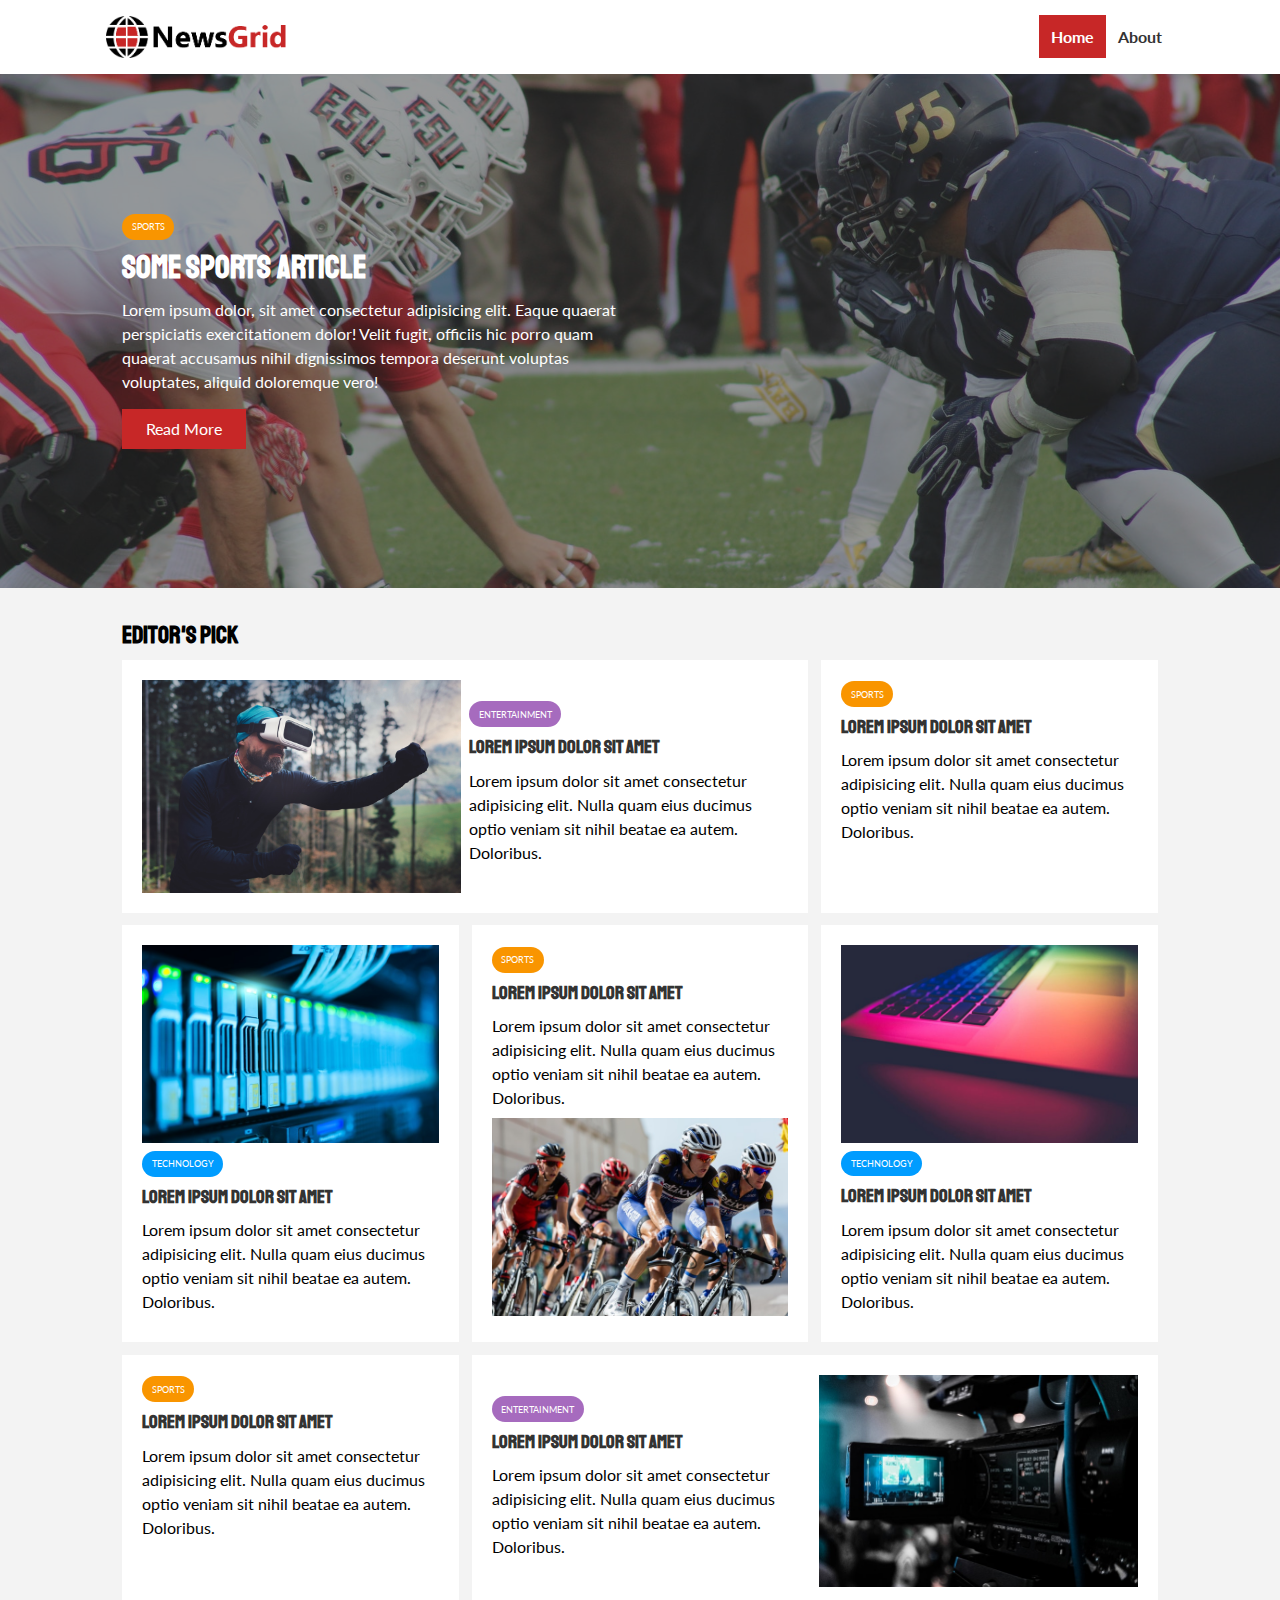
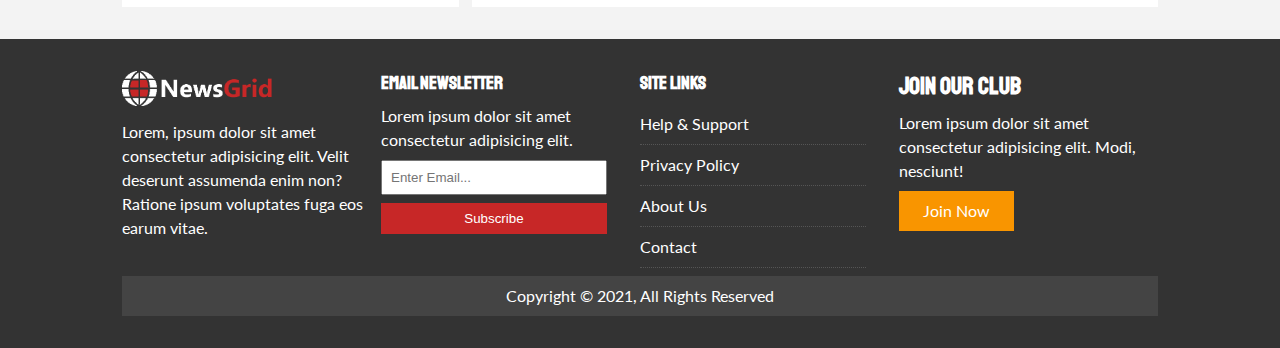
<file: index.html>
<!DOCTYPE html>
<html lang="en">
  <head>
    <meta charset="UTF-8" />
    <meta http-equiv="X-UA-Compatible" content="IE=edge" />
    <meta name="viewport" content="width=device-width, initial-scale=1.0" />
    <link
      rel="stylesheet"
      href="https://use.fontawesome.com/releases/v5.6.3/css/all.css"
      integrity="sha384-UHRtZLI+pbxtHCWp1t77Bi1L4ZtiqrqD80Kn4Z8NTSRyMA2Fd33n5dQ8lWUE00s/"
      crossorigin="anonymous"
    />
    <link href="https://fonts.googleapis.com/css?family=Lato|Staatliches" rel="stylesheet">
    <link rel="shortcut icon" type="image/x-icon" href="/favicon.ico" />
    <link rel="stylesheet" href="./css/style.css" />
    <link
      rel="stylesheet"
      href="./css/mobile.css"
      media="screen and (max-width:768px)"
    />
    <title>NewsGrid | Hear the world</title>
  </head>
  <body>
    <!-- Nav bar -->
    <nav id="main-nav">
      <div class="container">
        <img src="./img/logo.png" class="logo" alt="newsgrid" />
        <div class="social">
          <a href="http://facebook.com" target="_blank"
            ><i class="fab fa-facebook fa-2x"></i
          ></a>
          <a href="http://twitter.com" target="_blank"
            ><i class="fab fa-twitter fa-2x"></i
          ></a>
          <a href="http://instagram.com" target="_blank"
            ><i class="fab fa-instagram fa-2x"></i
          ></a>
          <a href="http://youtube.com" target="_blank"
            ><i class="fab fa-youtube fa-2x"></i
          ></a>
        </div>
        <ul>
          <li><a class="current" href="index.html">Home</a></li>
          <li><a href="about.html">About</a></li>
        </ul>
      </div>
    </nav>
    <!-- showcase -->
    <div id="showcase">
      <div class="container">
        <div class="showcase-container">
          <div class="showcase-items">
            <div class="category category-sports">Sports</div>
            <h1>Some sports Article</h1>
            <p>Lorem ipsum dolor, sit amet consectetur adipisicing elit. Eaque quaerat perspiciatis exercitationem dolor! Velit fugit, officiis hic porro quam quaerat accusamus nihil dignissimos tempora deserunt voluptas voluptates, aliquid doloremque vero!
            </p>
            <a href="article.html" class="btn btn-primary">Read More</a>
          </div>
        </div>
      </div>
      </div>
    </div>

    <!-- Article -->
    <section id="article">
      <div class="container">
        <h2>Editor's Pick</h2>
        <div class="article-container">
          <article class="card">
            <img src="img/articles/ent1.jpg" alt="">
            <div>
              <div class="category category-ent">Entertainment</div>
              <h3>
                <a href="article.html">Lorem ipsum dolor sit amet</a>
              </h3>
              <p>Lorem ipsum dolor sit amet consectetur adipisicing elit. Nulla quam eius ducimus optio veniam sit nihil beatae ea autem. Doloribus.</p>
            </div>
          </article>
          <article class="card">
            <div class="category category-sports">Sports</div>
            <h3>
              <a href="article.html">Lorem ipsum dolor sit amet</a>
            </h3>
            <p>Lorem ipsum dolor sit amet consectetur adipisicing elit. Nulla quam eius ducimus optio veniam sit nihil beatae ea autem. Doloribus.</p>
          </article>
          <article class="card">
            <img src="img/articles/tech1.jpg" alt="">
            <div class="category category-tech">Technology</div>
            <h3>
              <a href="article.html">Lorem ipsum dolor sit amet</a>
            </h3>
            <p>Lorem ipsum dolor sit amet consectetur adipisicing elit. Nulla quam eius ducimus optio veniam sit nihil beatae ea autem. Doloribus.</p>
          </article>
          <article class="card">
            <div class="category category-sports">Sports</div>
            <h3>
              <a href="article.html">Lorem ipsum dolor sit amet</a>
            </h3>
            <p>Lorem ipsum dolor sit amet consectetur adipisicing elit. Nulla quam eius ducimus optio veniam sit nihil beatae ea autem. Doloribus.</p>
            <img src="img/articles/sports1.jpg" alt="">
          </article>
          <article class="card">
            <img src="img/articles/tech2.jpg" alt="">
            <div class="category category-tech">Technology</div>
            <h3>
              <a href="article.html">Lorem ipsum dolor sit amet</a>
            </h3>
            <p>Lorem ipsum dolor sit amet consectetur adipisicing elit. Nulla quam eius ducimus optio veniam sit nihil beatae ea autem. Doloribus.</p>
          </article>
          <article class="card">
            <div class="category category-sports">Sports</div>
            <h3>
              <a href="article.html">Lorem ipsum dolor sit amet</a>
            </h3>
            <p>Lorem ipsum dolor sit amet consectetur adipisicing elit. Nulla quam eius ducimus optio veniam sit nihil beatae ea autem. Doloribus.</p>
          </article>
          <article class="card">
            <div>
              <div class="category category-ent">Entertainment</div>
              <h3>
                <a href="article.html">Lorem ipsum dolor sit amet</a>
              </h3>
              <p>Lorem ipsum dolor sit amet consectetur adipisicing elit. Nulla quam eius ducimus optio veniam sit nihil beatae ea autem. Doloribus.</p>
            </div>
            <img src="img/articles/ent2.jpg" alt="">
          </article>
        </div>
      </div>
    </section>

    <!-- Footer -->
    <footer id="main-footer">
      <div class="container footer-container">
        <div>
          <img src="img/logo_light.png" alt="NewsGrid">
          <p>Lorem, ipsum dolor sit amet consectetur adipisicing elit. Velit deserunt assumenda enim non? Ratione ipsum voluptates fuga eos earum vitae.</p>
        </div>
        <div>
          <h3>Email Newsletter</h3>
          <p>Lorem ipsum dolor sit amet consectetur adipisicing elit.</p>
        <form name="contact" method="POST" data-netlify="true">
            <input type="email"  name="email" placeholder="Enter Email...">
            <input type="submit" value="Subscribe" class="btn btn-primary">
          </form>
        </div>
        <div>
          <h3>Site Links</h3>
          <ul class="list">
            <li><a href="#">Help & Support</a></li>
            <li><a href="#">Privacy Policy</a></li>
            <li><a href="#">About Us</a></li>
            <li><a href="#">Contact</a></li>
          </ul>
        </div>
        <div>
          <h2>Join Our Club</h2>
          <p>Lorem ipsum dolor sit amet consectetur adipisicing elit. Modi, nesciunt!</p>
          <a href="#" class="btn btn-secondary">Join Now</a>
        </div>
        <div>
          <p>
            Copyright &copy; 2021, All Rights Reserved
          </p>
        </div>
      </div>
    </footer>

  </body>
</html>
</file>
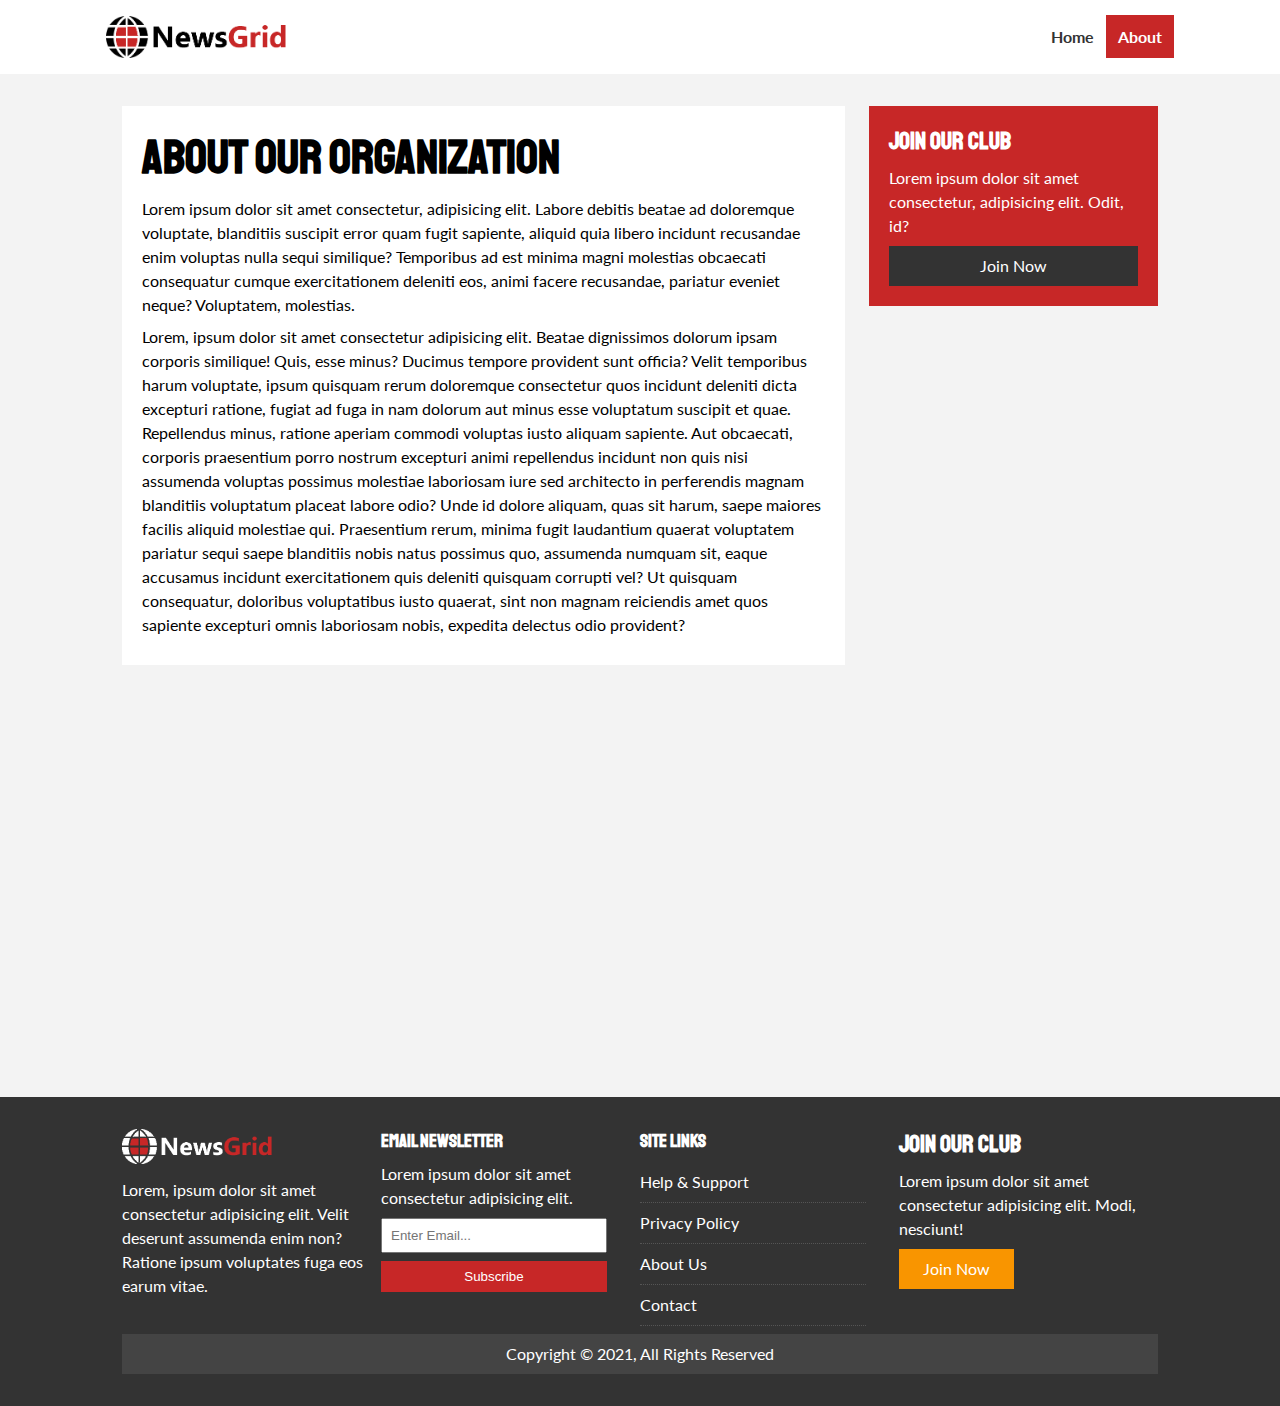
<file: about.html>
<!DOCTYPE html>
<html lang="en">
  <head>
    <meta charset="UTF-8" />
    <meta http-equiv="X-UA-Compatible" content="IE=edge" />
    <meta name="viewport" content="width=device-width, initial-scale=1.0" />
    <link
      rel="stylesheet"
      href="https://use.fontawesome.com/releases/v5.6.3/css/all.css"
      integrity="sha384-UHRtZLI+pbxtHCWp1t77Bi1L4ZtiqrqD80Kn4Z8NTSRyMA2Fd33n5dQ8lWUE00s/"
      crossorigin="anonymous"
    />
    <link
      href="https://fonts.googleapis.com/css?family=Lato|Staatliches"
      rel="stylesheet"
    />
    <link rel="shortcut icon" type="image/x-icon" href="/favicon.ico" />
    <link rel="stylesheet" href="./css/style.css" />
    <link
      rel="stylesheet"
      href="./css/mobile.css"
      media="screen and (max-width:768px)"
    />
    <title>NewsGrid | About Us</title>
  </head>
  <body>
    <!-- Nav bar -->
    <nav id="main-nav">
      <div class="container">
        <img src="./img/logo.png" class="logo" alt="newsgrid" />
        <div class="social">
          <a href="http://facebook.com" target="_blank"
            ><i class="fab fa-facebook fa-2x"></i
          ></a>
          <a href="http://twitter.com" target="_blank"
            ><i class="fab fa-twitter fa-2x"></i
          ></a>
          <a href="http://instagram.com" target="_blank"
            ><i class="fab fa-instagram fa-2x"></i
          ></a>
          <a href="http://youtube.com" target="_blank"
            ><i class="fab fa-youtube fa-2x"></i
          ></a>
        </div>
        <ul>
          <li><a href="index.html">Home</a></li>
          <li><a class="current" href="about.html">About</a></li>
        </ul>
      </div>
    </nav>

    <!-- About -->
    <section id="about">
      <div class="container">
        <div class="about-container">
          <article class="card">
            <h1 class="l-heading">About Our Organization</h1>
            <p>
              Lorem ipsum dolor sit amet consectetur, adipisicing elit. Labore
              debitis beatae ad doloremque voluptate, blanditiis suscipit error
              quam fugit sapiente, aliquid quia libero incidunt recusandae enim
              voluptas nulla sequi similique? Temporibus ad est minima magni
              molestias obcaecati consequatur cumque exercitationem deleniti
              eos, animi facere recusandae, pariatur eveniet neque? Voluptatem,
              molestias.
            </p>
            <p>
              Lorem, ipsum dolor sit amet consectetur adipisicing elit. Beatae
              dignissimos dolorum ipsam corporis similique! Quis, esse minus?
              Ducimus tempore provident sunt officia? Velit temporibus harum
              voluptate, ipsum quisquam rerum doloremque consectetur quos
              incidunt deleniti dicta excepturi ratione, fugiat ad fuga in nam
              dolorum aut minus esse voluptatum suscipit et quae. Repellendus
              minus, ratione aperiam commodi voluptas iusto aliquam sapiente.
              Aut obcaecati, corporis praesentium porro nostrum excepturi animi
              repellendus incidunt non quis nisi assumenda voluptas possimus
              molestiae laboriosam iure sed architecto in perferendis magnam
              blanditiis voluptatum placeat labore odio? Unde id dolore aliquam,
              quas sit harum, saepe maiores facilis aliquid molestiae qui.
              Praesentium rerum, minima fugit laudantium quaerat voluptatem
              pariatur sequi saepe blanditiis nobis natus possimus quo,
              assumenda numquam sit, eaque accusamus incidunt exercitationem
              quis deleniti quisquam corrupti vel? Ut quisquam consequatur,
              doloribus voluptatibus iusto quaerat, sint non magnam reiciendis
              amet quos sapiente excepturi omnis laboriosam nobis, expedita
              delectus odio provident?
            </p>
          </article>
          <aside class="card">
            <h2>Join Our Club</h2>
            <p>
              Lorem ipsum dolor sit amet consectetur, adipisicing elit. Odit,
              id?
            </p>
            <a href="#" class="btn btn-dark btn-block">Join Now</a>
          </aside>
        </div>
      </div>
    </section>

    <!-- Footer -->
    <footer id="main-footer">
      <div class="container footer-container">
        <div>
          <img src="img/logo_light.png" alt="NewsGrid" />
          <p>
            Lorem, ipsum dolor sit amet consectetur adipisicing elit. Velit
            deserunt assumenda enim non? Ratione ipsum voluptates fuga eos earum
            vitae.
          </p>
        </div>
        <div>
          <h3>Email Newsletter</h3>
          <p>Lorem ipsum dolor sit amet consectetur adipisicing elit.</p>
         <form name="contact" method="POST" data-netlify="true">
            <input type="email"  name="email" placeholder="Enter Email...">
            <input type="submit" value="Subscribe" class="btn btn-primary">
          </form>
        </div>
        <div>
          <h3>Site Links</h3>
          <ul class="list">
            <li><a href="#">Help & Support</a></li>
            <li><a href="#">Privacy Policy</a></li>
            <li><a href="#">About Us</a></li>
            <li><a href="#">Contact</a></li>
          </ul>
        </div>
        <div>
          <h2>Join Our Club</h2>
          <p>
            Lorem ipsum dolor sit amet consectetur adipisicing elit. Modi,
            nesciunt!
          </p>
          <a href="#" class="btn btn-secondary">Join Now</a>
        </div>
        <div>
          <p>Copyright &copy; 2021, All Rights Reserved</p>
        </div>
      </div>
    </footer>
  </body>
</html>
</file>
<file: css/style.css>
:root {
  --primary-color: #c72727;
  --secondary-color: #f99500;
  --light-color: #f3f3f3;
  --dark-color: #333;
  --max-width: 1100px;
}

.category {
  --sports-color: #f99500;
  --ent-color: #a66bbe;
  --tech-color: #009cff;
}

* {
  box-sizing: border-box;
  padding: 0;
  margin: 0;
}

/* global  */

a {
  color: #333;
  text-decoration: none;
}

ul {
  list-style: none;
}

p {
  margin: 0.5rem 0;
}

img {
  width: 100%;
}

h1,
h2,
h3,
h4,
h5,
h6 {
  font-family: "Staatliches", cursive;
  margin-bottom: 0.55rem;
  line-height: 1.3;
}

body {
  font-family: "Lato", sans-serif;
  line-height: 1.5;
  background: var(--light-color);
}

/* 
Utilities */

.container {
  margin: auto;
  padding: 2rem;
  max-width: var(--max-width);
  overflow: hidden;
}

.category {
  display: inline-block;
  color: #fff;
  font-size: 0.55rem;
  text-transform: uppercase;
  padding: 0.4rem 0.6rem;
  border-radius: 15px;
  margin-bottom: 0.5rem;
}

.category-sports {
  background: var(--sports-color);
}
.category-ent {
  background: var(--ent-color);
}
.category-tech {
  background: var(--tech-color);
}
.btn {
  display: inline-block;
  border: none;
  background: var(--dark-color);
  color: #fff;
  padding: 0.5rem 1.5rem;
}

.btn-light {
  background: var(--light-color);
}
.btn-primary {
  background: var(--primary-color);
}
.btn-secondary {
  background: var(--secondary-color);
}

.btn-block {
  display: block;
  width: 100%;
  text-align: center;
}

.btn:hover {
  opacity: 0.9;
}

.bg-dark {
  background: var(--dark-color);
  color: #fff;
}

.bg-primary {
  background: var(--primary-color);
  color: #fff;
}

.bg-secondary {
  background: var(--secondary-color);
  color: #fff;
}

.card {
  padding: 20px;
  background: #fff;
}

.bg-dark h1,
.bg-dark h2,
.bg-dark h3,
.bg-dark a,
.bg-primary h1,
.bg-primary h2,
.bg-primary h3,
.bg-primary a,
.bg-secondary h1,
.bg-secondary h2,
.bg-secondary h3,
.bg-secondary a {
  color: #fff;
}

.py-1 {
  padding: 1.5rem 0;
}
.py-2 {
  padding: 2rem 0;
}
.py-3 {
  padding: 3rem 0;
}
.p-1 {
  padding: 1.5rem;
}
.p-2 {
  padding: 2rem;
}
.p-3 {
  padding: 3rem;
}

.l-heading {
  font-size: 3rem;
}

.list li {
  padding: 0.5rem 0;
  border-bottom: #555 dotted 1px;
  width: 90%;
}

.list li a:hover {
  color: var(--primary-color) !important;
}

/* navbar */

#main-nav {
  background: #fff;
  position: sticky;
  top: 0;
  z-index: 3;
}

#main-nav .container {
  display: grid;
  grid-template-columns: 6fr 3fr 2fr;
  padding: 1rem;
  align-items: center;
}

#main-nav .logo {
  width: 180px;
}

#main-nav ul {
  justify-self: end;
  display: flex;
}

#main-nav ul li a {
  padding: 0.75rem;
  font-weight: bold;
}

#main-nav ul li a.current {
  background: var(--primary-color);
  color: #fff;
}

#main-nav ul li a:hover {
  background: var(--light-color);
  color: var(--dark-color);
}

#main-nav .social {
  justify-self: center;
}

#main-nav .social i {
  color: #777;
  margin-right: 0.5rem;
}

/* showcase */

#showcase {
  background: #333;
  position: relative;
  color: #fff;
}

#showcase:before {
  content: "";
  position: absolute;
  top: 0;
  left: 0;
  background: url("../img/featured.jpg") center center/cover;
  width: 100%;
  height: 100%;
  opacity: 0.5;
}

#showcase .showcase-container {
  display: grid;
  grid-template-columns: repeat(2, 1fr);
  justify-content: center;
  align-items: center;
  height: 50vh;
}
#showcase .showcase-items {
  z-index: 2;
}

#showcase .showcase-items p {
  margin-bottom: 15px;
}

/* article */

#article .article-container {
  display: grid;
  grid-template-columns: repeat(3, 1fr);
  gap: 0.8rem;
}

#article article:first-child {
  display: grid;
  grid-template-columns: repeat(2, 1fr);
  gap: 0.5rem;
  align-items: center;
  grid-column: 1 / span 2;
}

#article article:last-child {
  display: grid;
  grid-template-columns: repeat(2, 1fr);
  gap: 0.5rem;
  align-items: center;
  grid-column: 2 / span 2;
}

/* Footer */
#main-footer {
  background: var(--dark-color);
}
#main-footer img {
  width: 150px;
}
#main-footer .footer-container {
  display: grid;
  grid-template-columns: repeat(4, 1fr);
  gap: 0.5rem;
}

#main-footer a {
  color: #fff;
}

#main-footer h3 {
  color: #fff;
}

#main-footer p {
  color: #fff;
}

#main-footer h2 {
  color: #fff;
}

.footer-container > *:last-child {
  background: #444;
  grid-column: 1 / span 5;
  text-align: center;
}

#main-footer .footer-container input[type="email"] {
  width: 90%;
  padding: 0.5rem;
  margin-bottom: 0.5rem;
}

#main-footer .footer-container input[type="submit"] {
  width: 90%;
}

/* About */
#about {
  margin-bottom: 400px;
}
#about .about-container {
  display: grid;
  grid-template-columns: 5fr 2fr;

  gap: 1.5rem;
}

.about-container > *:first-child {
  grid-row: 1 / span 3;
}

.about-container aside:last-child {
  background: var(--primary-color);
  color: #fff;
}

.article-posted {
  display: flex;
  align-items: center;
  justify-content: space-between;
  background: #999;
  border-radius: 2px;
  padding: 0.5rem, 0.6rem;
}

.article-posted i {
  margin: 0 0.3rem;
}

.article-posted span {
  margin: 0 0.3rem;
  display: flex;
  align-items: center;
  font-size: 8px;
}
</file>
<file: css/mobile.css>
#main-nav .container {
  grid-template-columns: 1fr;
  gap: 2rem;
}

#main-nav .social {
  display: none;
}

#main-nav ul,
#main-nav .logo {
  justify-self: center;
}

#main-nav ul li a {
  padding: 0.6rem;
}

#article .article-container {
  grid-template-columns: 1fr 1fr;
}

#article article:first-child {
  grid-template-columns: 1fr;
  grid-column: 1;
}

#article article:last-child {
  grid-template-columns: 1fr;
  grid-column: 1;
}

@media (max-width: 600px) {
  #showcase .showcase-container {
    grid-template-columns: 1fr;
    align-items: center;
    justify-content: center;
  }

  #article .article-container {
    grid-template-columns: 1fr;
  }

  #main-footer .footer-container {
    grid-template-columns: 1fr;
  }

  .footer-container > *:last-child {
    grid-column: 1;
  }

  #about .about-container {
    grid-template-columns: 1fr;
  }

  .about-container > *:first-child {
    grid-row: 1;
  }
}
</file>
